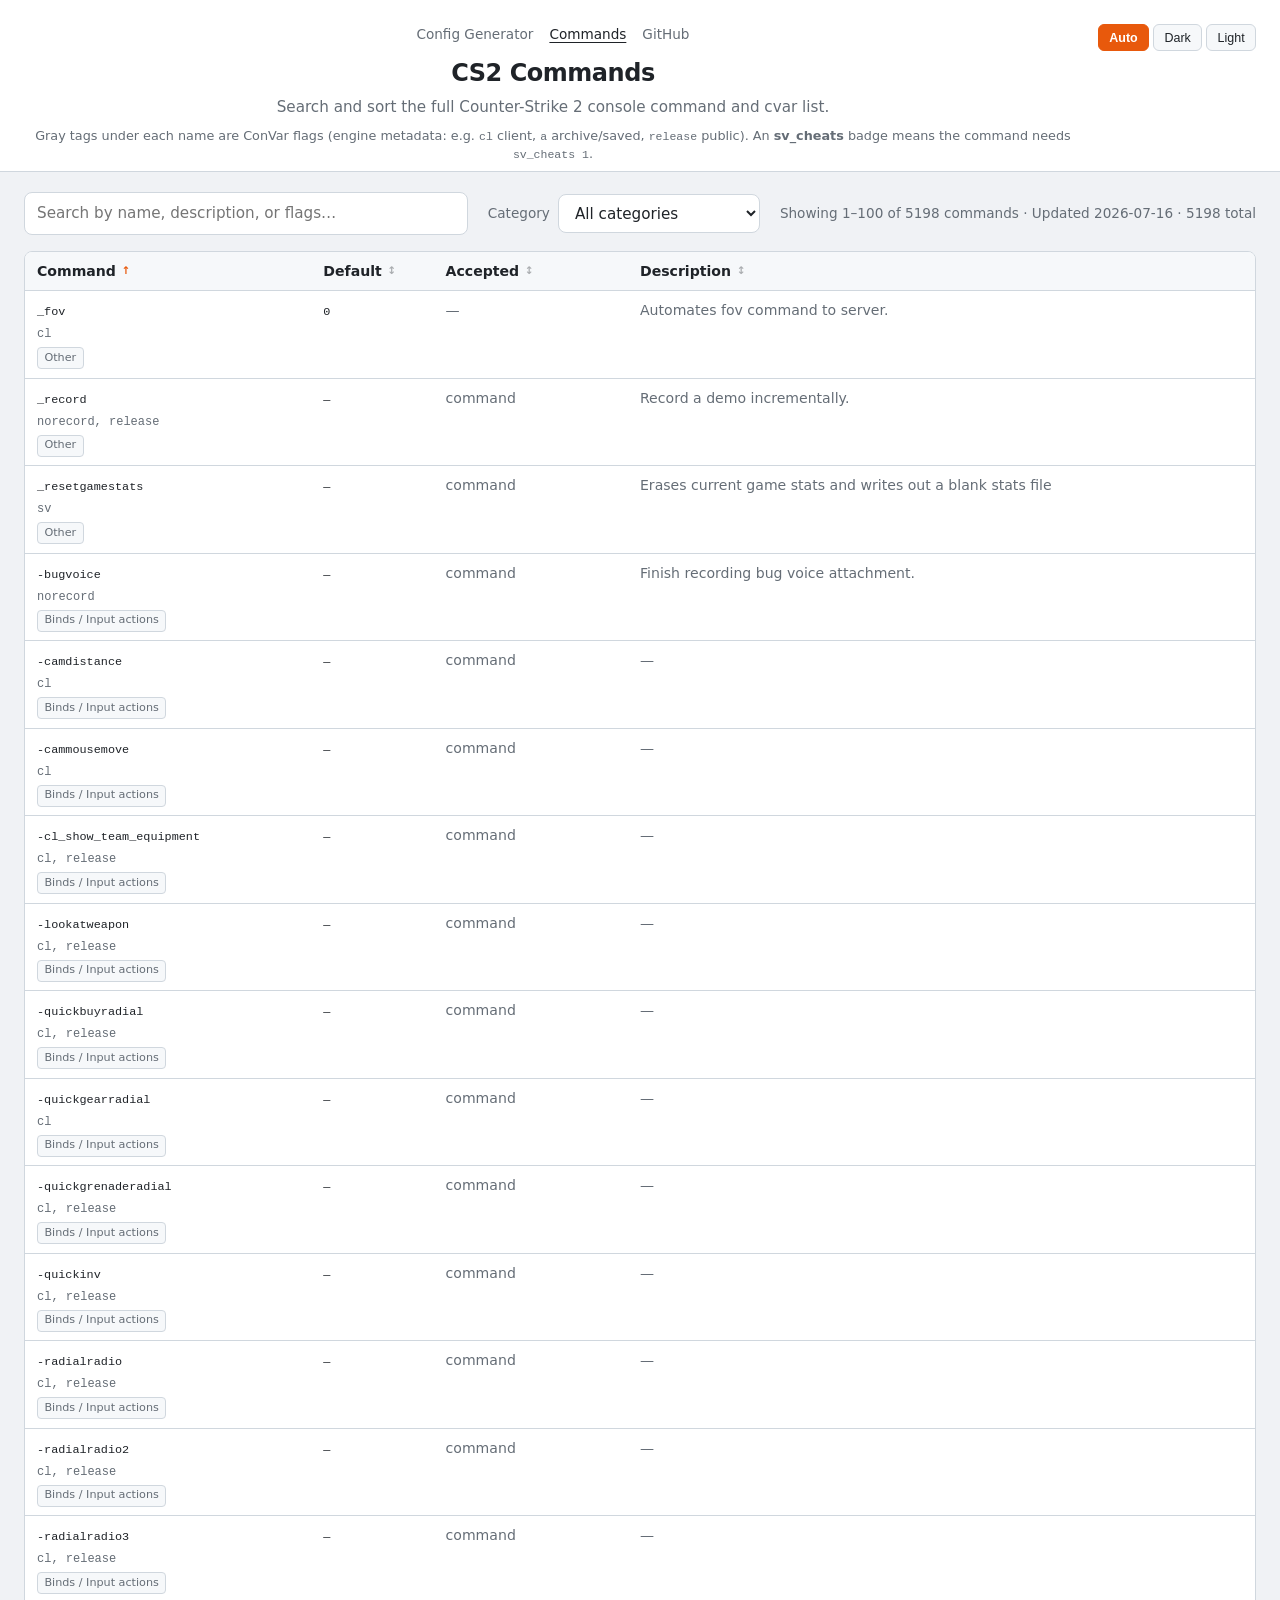
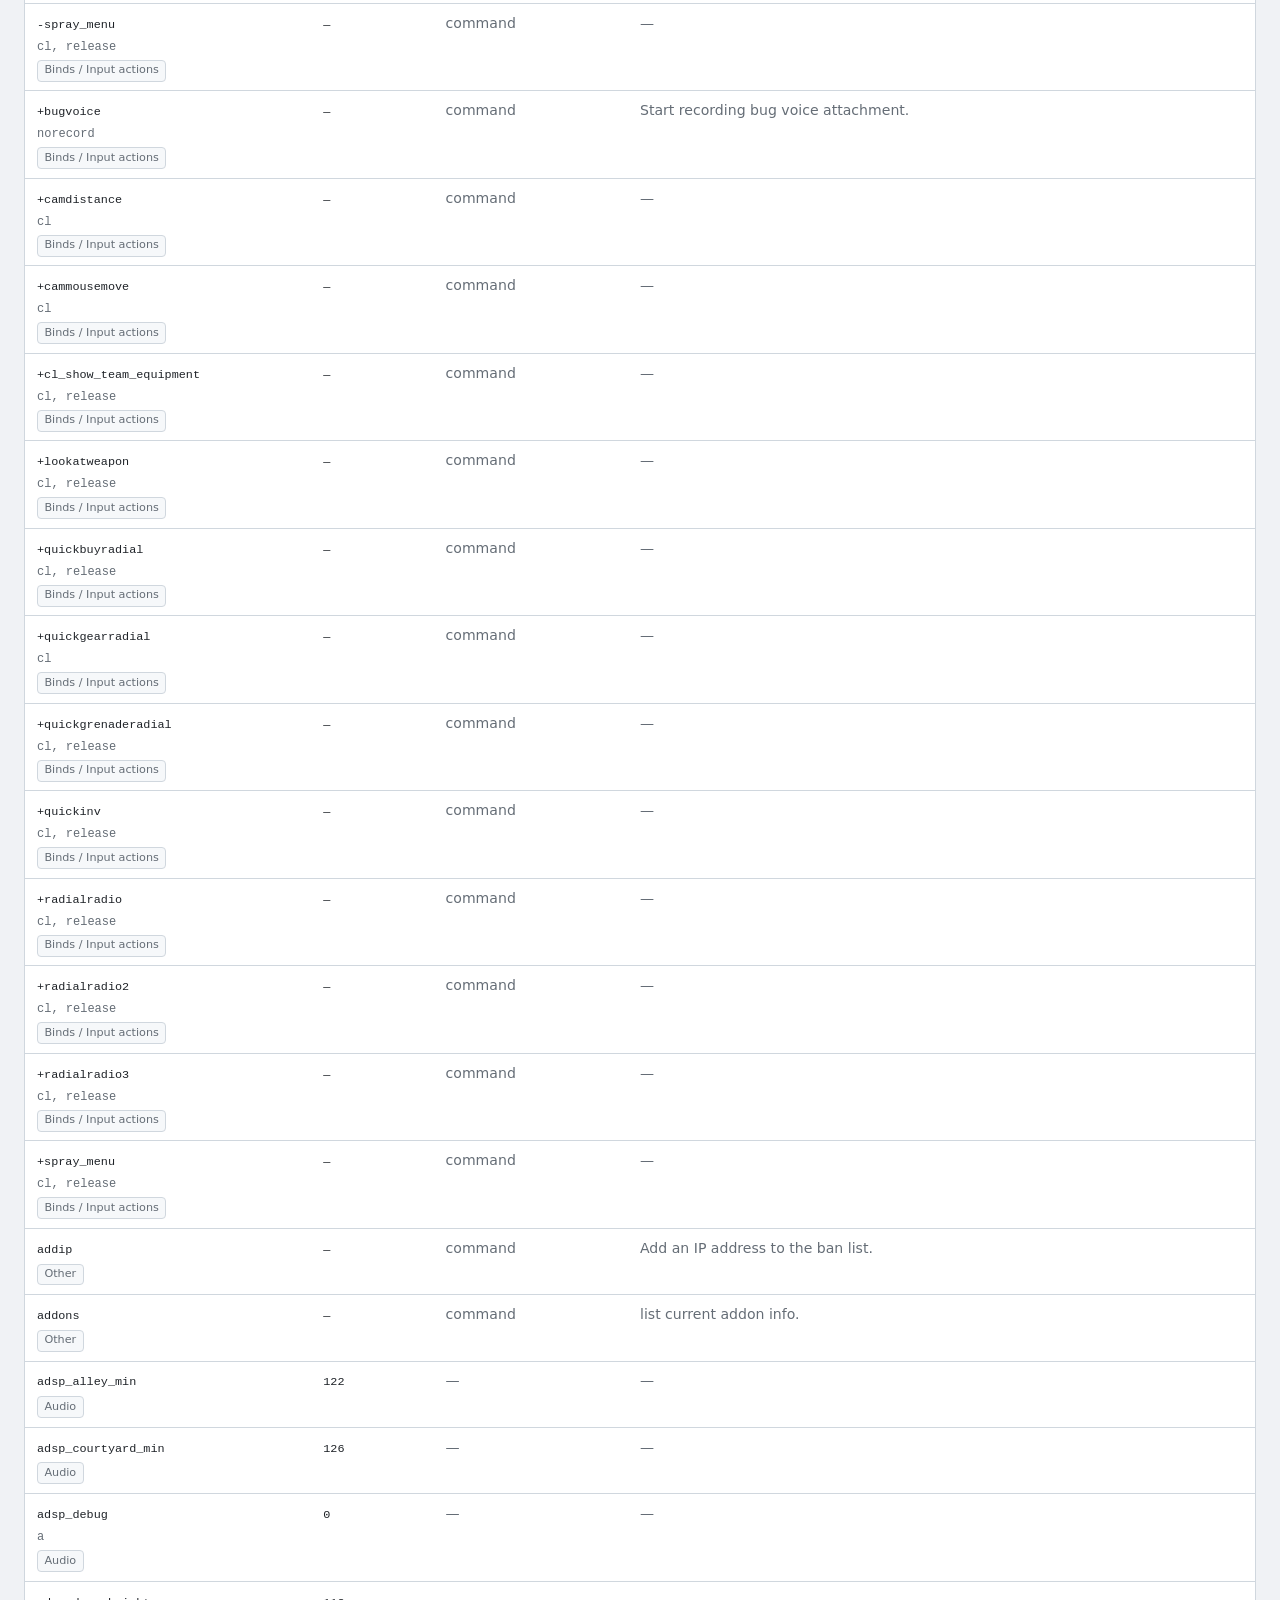
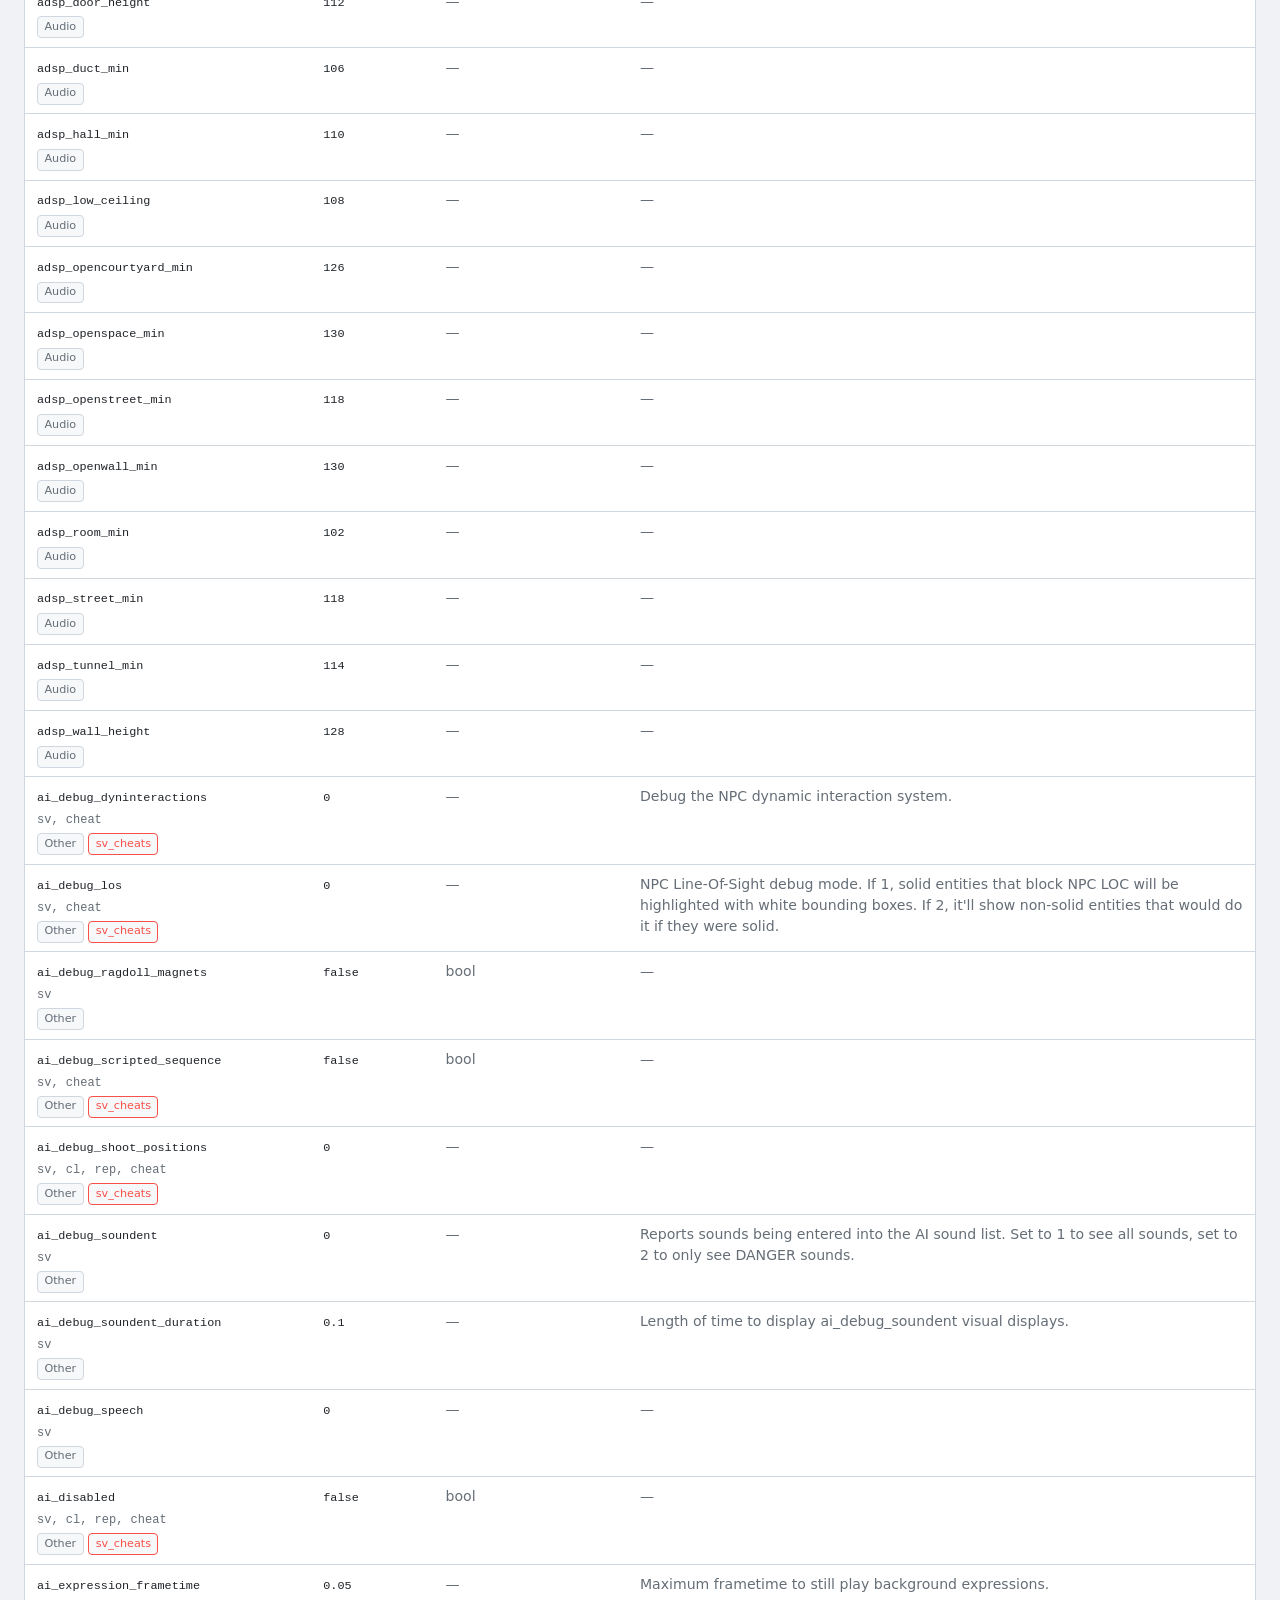
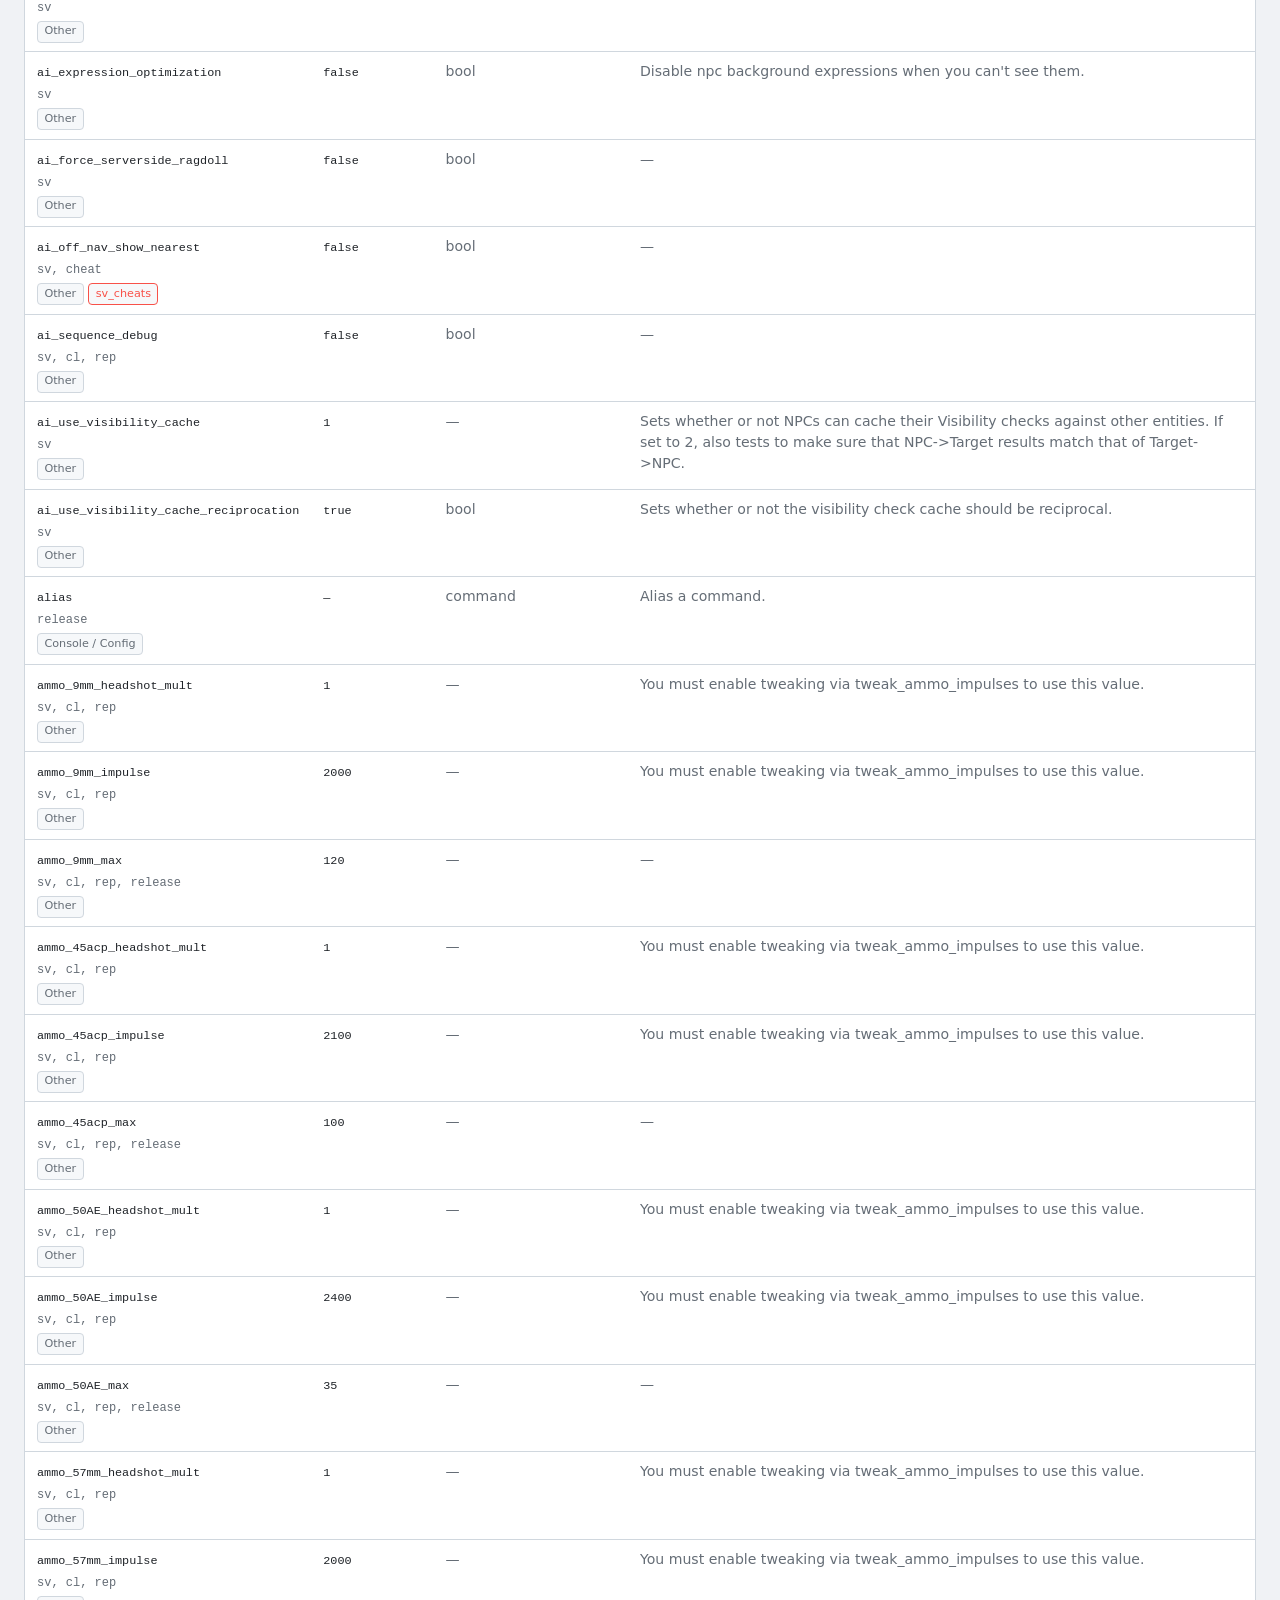
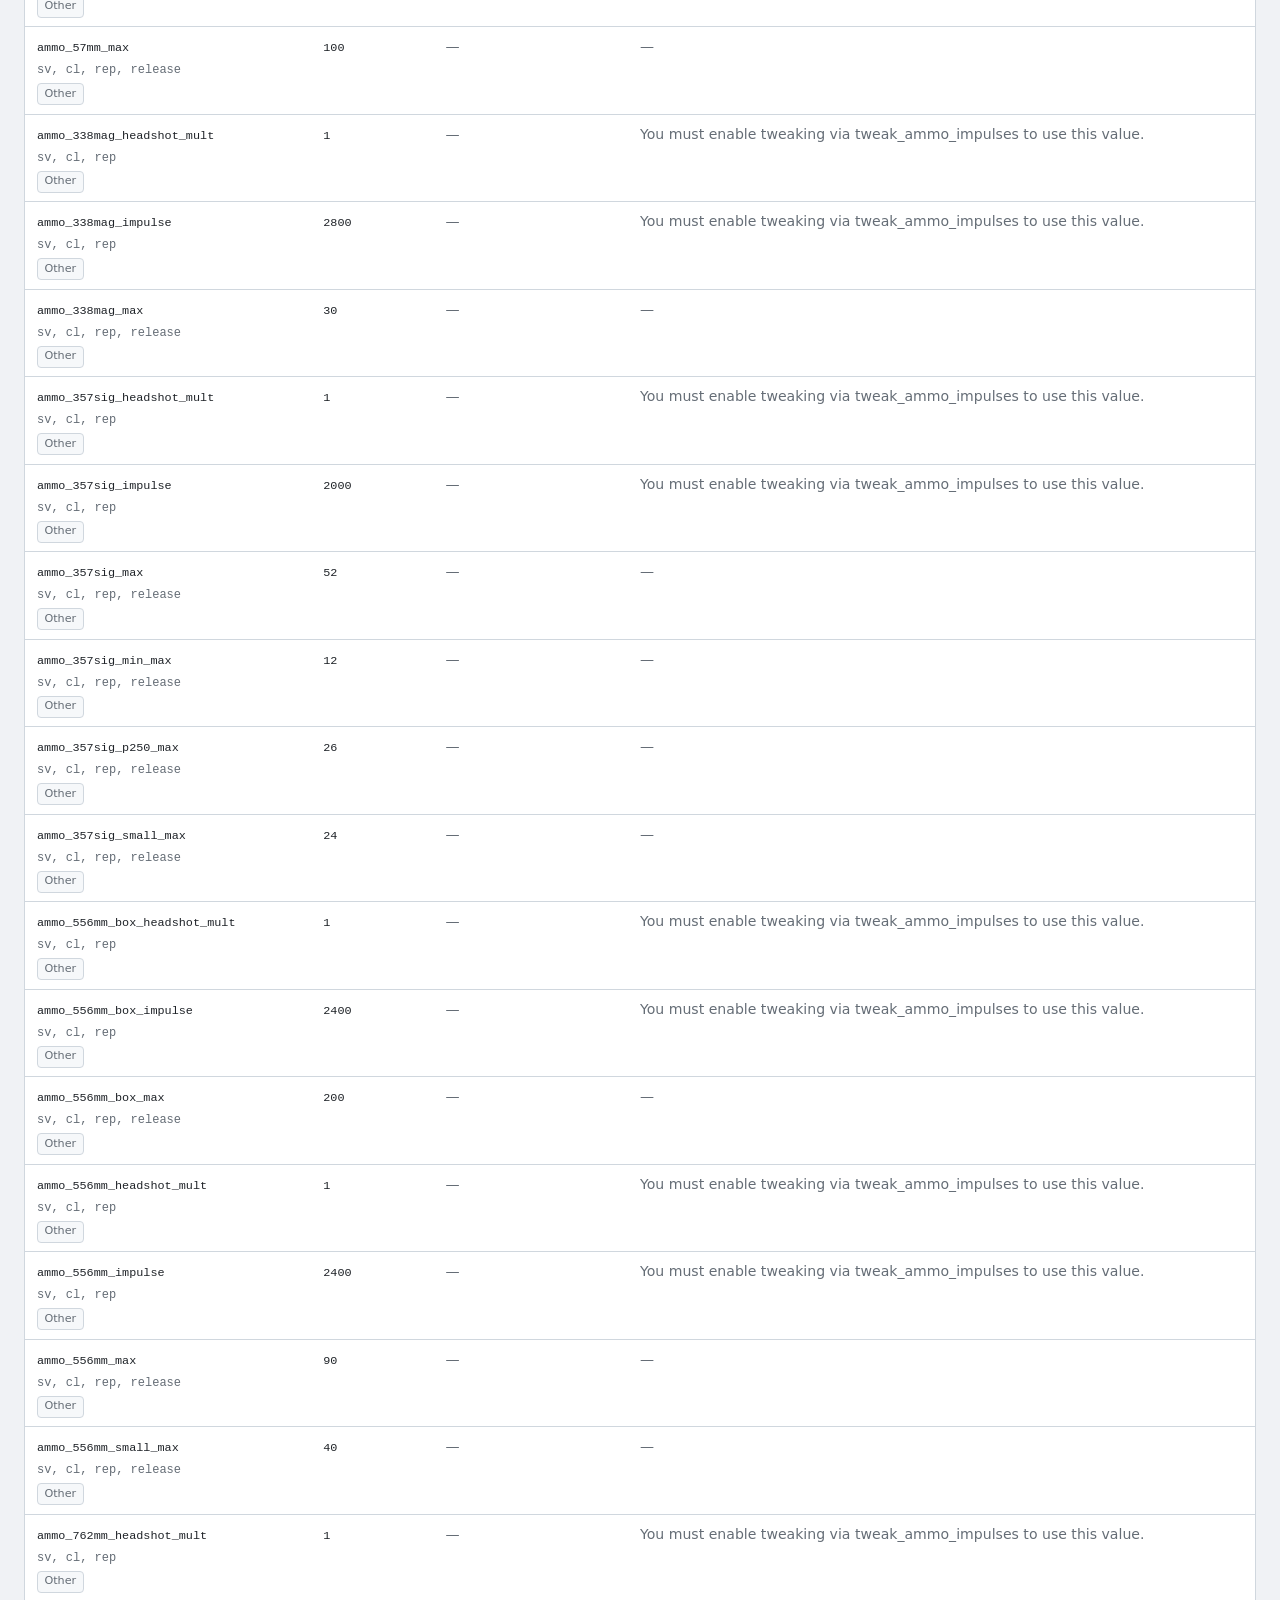
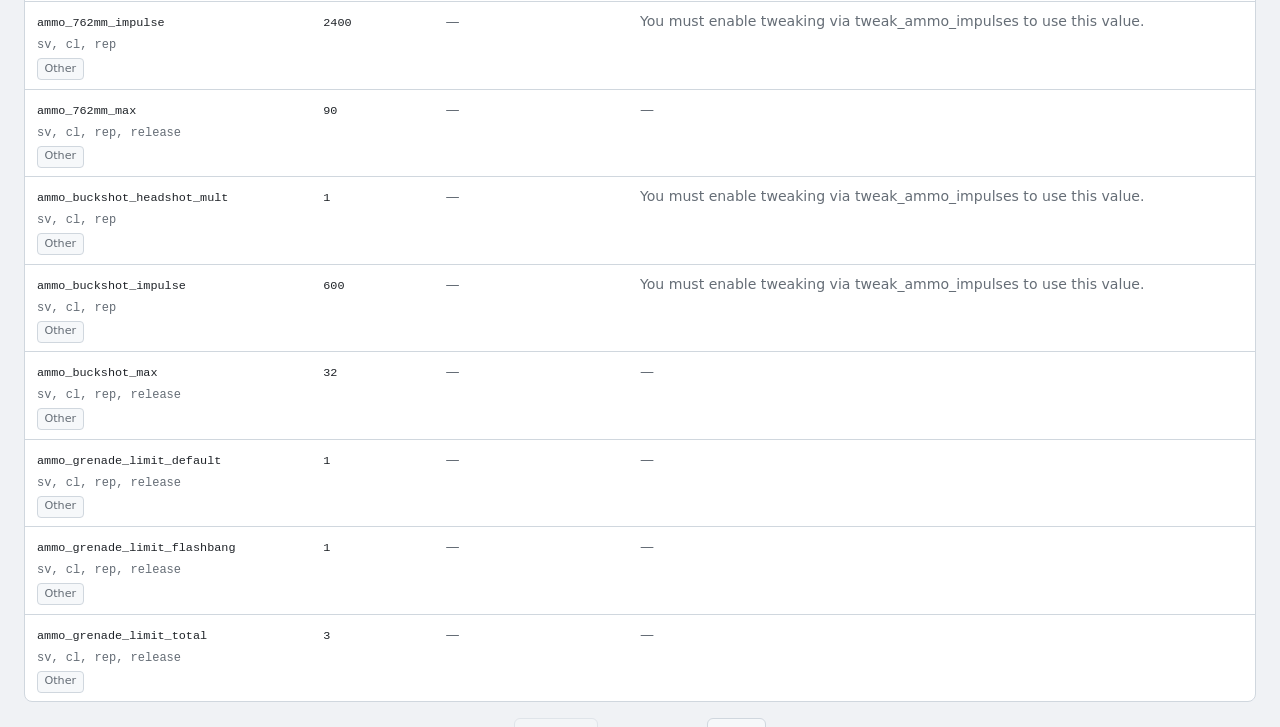
<file: commands.html>
<!DOCTYPE html>
<html lang="en">
<head>
  <meta charset="UTF-8">
  <meta name="viewport" content="width=device-width, initial-scale=1">
  <title>CS2 Commands — Config Generator</title>
  <meta name="description" content="Searchable, sortable list of Counter-Strike 2 console commands and cvars with defaults and accepted values.">
  <meta name="theme-color" content="#0d1117">
  <link rel="icon" href="data:image/svg+xml,%3Csvg xmlns='http://www.w3.org/2000/svg' viewBox='0 0 32 32'%3E%3Crect width='32' height='32' fill='%230d1117'/%3E%3Crect x='14' y='4' width='4' height='24' fill='%23f97316'/%3E%3Crect x='4' y='14' width='24' height='4' fill='%23f97316'/%3E%3C/svg%3E">
  <link rel="stylesheet" href="css/style.css">
  <script>
    (function () {
      try {
        const keys = ['cs2-config-state', 'cs2-crosshair-state'];
        for (const key of keys) {
          const raw = localStorage.getItem(key);
          if (!raw) continue;
          const parsed = JSON.parse(raw);
          if (parsed.theme === 'light' || parsed.theme === 'dark') {
            document.documentElement.dataset.theme = parsed.theme;
            break;
          }
        }
      } catch {
        // ignore invalid storage
      }
    })();
  </script>
</head>
<body class="commands-page">
  <a class="skip-link" href="#commands-main">Skip to commands</a>

  <header class="site-header">
    <div class="site-header-inner">
      <div class="site-header-text">
        <nav class="site-nav" aria-label="Site">
          <a href="index.html">Config Generator</a>
          <a href="commands.html" aria-current="page">Commands</a>
          <a href="https://github.com/Darknetzz/cs2-config-generator" target="_blank" rel="noopener noreferrer">GitHub</a>
        </nav>
        <h1>CS2 Commands</h1>
        <p class="subtitle">Search and sort the full Counter-Strike 2 console command and cvar list.</p>
        <p class="commands-legend">Gray tags under each name are ConVar flags (engine metadata: e.g. <code>cl</code> client, <code>a</code> archive/saved, <code>release</code> public). An <strong>sv_cheats</strong> badge means the command needs <code>sv_cheats 1</code>.</p>
      </div>
      <div id="theme-toggle" class="theme-toggle" role="group" aria-label="Color theme">
        <button type="button" class="theme-btn" data-theme="system" aria-pressed="true">Auto</button>
        <button type="button" class="theme-btn" data-theme="dark" aria-pressed="false">Dark</button>
        <button type="button" class="theme-btn" data-theme="light" aria-pressed="false">Light</button>
      </div>
    </div>
  </header>

  <main id="commands-main" class="commands-browser">
    <div class="commands-toolbar">
      <label class="commands-search-label" for="commands-search">
        <span class="sr-only">Search commands</span>
        <input
          type="search"
          id="commands-search"
          class="commands-search"
          placeholder="Search by name, description, or flags…"
          autocomplete="off"
          spellcheck="false"
          aria-label="Search commands"
        >
      </label>
      <label class="commands-category-label" for="commands-category">
        <span class="commands-filter-label">Category</span>
        <select id="commands-category" class="commands-category" aria-label="Filter by category">
          <option value="">All categories</option>
        </select>
      </label>
      <p id="commands-meta" class="commands-meta" aria-live="polite">Loading commands…</p>
    </div>

    <div id="commands-error" class="commands-error" hidden role="alert"></div>

    <div class="commands-table-wrap">
      <table class="commands-table" id="commands-table">
        <thead>
          <tr>
            <th scope="col" aria-sort="ascending">
              <button type="button" class="sort-btn" data-sort="name">Command</button>
            </th>
            <th scope="col" aria-sort="none">
              <button type="button" class="sort-btn" data-sort="default">Default</button>
            </th>
            <th scope="col" aria-sort="none">
              <button type="button" class="sort-btn" data-sort="accepted">Accepted</button>
            </th>
            <th scope="col" aria-sort="none">
              <button type="button" class="sort-btn" data-sort="description">Description</button>
            </th>
          </tr>
        </thead>
        <tbody id="commands-tbody"></tbody>
      </table>
    </div>

    <div class="commands-pagination" id="commands-pagination" hidden>
      <button type="button" class="btn btn-ghost btn-compact" id="commands-prev" disabled>Previous</button>
      <span id="commands-page-label" class="commands-page-label" aria-live="polite"></span>
      <button type="button" class="btn btn-ghost btn-compact" id="commands-next" disabled>Next</button>
    </div>
  </main>

  <script src="js/commands-page.js"></script>
</body>
</html>
</file>
<file: css/style.css>
:root {
  color-scheme: dark;
  --bg: #0d1117;
  --surface: #161b22;
  --surface-raised: #1c2129;
  --border: #30363d;
  --text: #e6edf3;
  --muted: #8b949e;
  --accent: #f97316;
  --accent-hover: #fb923c;
  --accent-text: #0d1117;
  --danger: #f85149;
  --radius: 8px;
  --shadow: 0 4px 24px rgba(0, 0, 0, 0.35);
  --font: system-ui, -apple-system, 'Segoe UI', Roboto, sans-serif;
  --mono: ui-monospace, 'Cascadia Code', 'Source Code Pro', monospace;
  --tok-num: #79c0ff;
  --tok-str: #a5d6a7;
}

:root[data-theme="light"] {
  color-scheme: light;
  --bg: #f0f2f5;
  --surface: #ffffff;
  --surface-raised: #f6f8fa;
  --border: #d0d7de;
  --text: #1f2328;
  --muted: #656d76;
  --accent: #e8590c;
  --accent-hover: #d9480f;
  --accent-text: #ffffff;
  --shadow: 0 4px 16px rgba(0, 0, 0, 0.08);
  --tok-num: #0550ae;
  --tok-str: #116329;
}

@media (prefers-color-scheme: light) {
  :root:not([data-theme="dark"]):not([data-theme="light"]) {
    color-scheme: light;
    --bg: #f0f2f5;
    --surface: #ffffff;
    --surface-raised: #f6f8fa;
    --border: #d0d7de;
    --text: #1f2328;
    --muted: #656d76;
    --accent: #e8590c;
    --accent-hover: #d9480f;
    --accent-text: #ffffff;
    --shadow: 0 4px 16px rgba(0, 0, 0, 0.08);
    --tok-num: #0550ae;
    --tok-str: #116329;
  }
}

*,
*::before,
*::after {
  box-sizing: border-box;
}

body {
  margin: 0;
  min-height: 100vh;
  font-family: var(--font);
  background: var(--bg);
  color: var(--text);
  line-height: 1.5;
}

/* Win over component display rules (flex/grid) that would unhide elements */
[hidden] {
  display: none !important;
}

.skip-link {
  position: absolute;
  top: -100%;
  left: 1rem;
  z-index: 200;
  padding: 0.5rem 1rem;
  background: var(--accent);
  color: var(--accent-text);
  font-weight: 600;
  text-decoration: none;
  border-radius: 6px;
}

.skip-link:focus {
  top: 1rem;
}

.site-header {
  padding: 1.5rem 1.5rem 0.5rem;
  border-bottom: 1px solid var(--border);
  background: var(--surface);
}

.site-header-inner {
  display: flex;
  flex-wrap: wrap;
  align-items: flex-start;
  justify-content: space-between;
  gap: 1rem;
  max-width: 1680px;
  margin: 0 auto;
}

.site-header-text {
  flex: 1 1 280px;
  text-align: center;
}

.site-nav {
  display: flex;
  flex-wrap: wrap;
  justify-content: center;
  gap: 0.65rem 1rem;
  margin: 0 0 0.65rem;
  font-size: 0.85rem;
}

.site-nav a {
  display: inline-flex;
  align-items: center;
  gap: 0.35rem;
  color: var(--muted);
  text-decoration: none;
  font-weight: 500;
}

.site-nav a:hover {
  color: var(--accent);
}

.site-nav a[aria-current="page"] {
  color: var(--text);
  text-decoration: underline;
  text-underline-offset: 0.2em;
}

.theme-toggle {
  display: flex;
  gap: 0.25rem;
  flex-shrink: 0;
  margin-left: auto;
}

.theme-btn {
  padding: 0.35rem 0.65rem;
  font-size: 0.78rem;
  border: 1px solid var(--border);
  border-radius: 6px;
  background: var(--surface-raised);
  color: var(--text);
  cursor: pointer;
  transition: background 0.15s, border-color 0.15s;
}

.theme-btn:hover {
  border-color: var(--accent);
}

.theme-btn:focus-visible,
.mode-btn:focus-visible,
.bg-btn:focus-visible,
.zoom-btn:focus-visible,
.btn:focus-visible,
.color-preset-btn:focus-visible {
  outline: 2px solid var(--accent);
  outline-offset: 2px;
}

.theme-btn.active {
  background: var(--accent);
  border-color: var(--accent);
  color: var(--accent-text);
  font-weight: 600;
}

@media (max-width: 640px) {
  .site-header-inner {
    justify-content: center;
  }

  .site-header-text {
    flex-basis: 100%;
  }

  .theme-toggle {
    margin-left: 0;
  }
}

.site-header h1 {
  margin: 0;
  font-size: 1.5rem;
  font-weight: 700;
  letter-spacing: -0.02em;
}

.subtitle {
  margin: 0.35rem 0 1rem;
  color: var(--muted);
  font-size: 0.95rem;
}

.section-tabs {
  display: flex;
  flex-wrap: wrap;
  gap: 0.4rem;
  max-width: 1680px;
  margin: 0 auto;
  padding: 0.85rem 1.5rem 0;
}

.section-tab {
  display: inline-flex;
  align-items: center;
  gap: 0.4rem;
  padding: 0.45rem 0.9rem;
  font-size: 0.85rem;
  font-weight: 500;
  border: 1px solid var(--border);
  border-radius: 999px;
  background: var(--surface);
  color: var(--text);
  cursor: pointer;
  transition: background 0.15s, border-color 0.15s, color 0.15s;
}

.nav-icon {
  flex-shrink: 0;
  width: 1em;
  height: 1em;
  opacity: 0.9;
}

.section-tab:hover {
  border-color: var(--accent);
}

.section-tab.active {
  background: var(--accent);
  border-color: var(--accent);
  color: var(--accent-text);
  font-weight: 600;
}

.layout {
  display: grid;
  grid-template-columns: minmax(360px, 560px) minmax(0, 1fr) minmax(380px, 460px);
  gap: 1.25rem;
  max-width: 1680px;
  margin: 0 auto;
  padding: 1.25rem 1.5rem 2rem;
  align-items: start;
}

@media (max-width: 1100px) {
  .layout {
    grid-template-columns: minmax(320px, 560px) minmax(0, 1fr);
  }

  .commands-panel {
    grid-column: 1 / -1;
  }
}

@media (max-width: 860px) {
  .layout {
    grid-template-columns: 1fr;
  }

  .commands-panel {
    grid-column: auto;
  }
}

/* Preview panel */
.preview-panel {
  position: sticky;
  top: 1rem;
  background: var(--surface);
  border: 1px solid var(--border);
  border-radius: var(--radius);
  padding: 1rem;
  box-shadow: var(--shadow);
}

.section-summary {
  display: flex;
  flex-direction: column;
  gap: 0.75rem;
  min-height: 12rem;
}

.section-summary-title {
  margin: 0;
  font-size: 1.05rem;
  font-weight: 600;
}

.section-summary-meta {
  margin: 0;
  font-size: 0.85rem;
}

.section-summary-list {
  list-style: none;
  margin: 0;
  padding: 0;
  display: flex;
  flex-direction: column;
  gap: 0.5rem;
}

.section-summary-list li {
  display: flex;
  flex-direction: column;
  gap: 0.2rem;
  padding: 0.65rem 0.75rem;
  background: var(--surface-raised);
  border: 1px solid var(--border);
  border-radius: 6px;
}

.section-summary-key {
  font-size: 0.85rem;
  font-weight: 500;
}

.section-summary-list code {
  font-family: var(--mono);
  font-size: 0.78rem;
  color: var(--muted);
  word-break: break-all;
}

@media (max-width: 860px) {
  .preview-panel,
  .commands-panel {
    position: static;
  }
}

.preview-toolbar-details {
  margin-bottom: 0.75rem;
}

.preview-toolbar-summary {
  display: none;
  font-size: 0.8rem;
  font-weight: 600;
  color: var(--muted);
  cursor: pointer;
  user-select: none;
  list-style: none;
  margin-bottom: 0.5rem;
}

.preview-toolbar-summary::-webkit-details-marker {
  display: none;
}

@media (max-width: 860px) {
  .preview-toolbar-summary {
    display: block;
  }

  .preview-toolbar-details:not([open]) .preview-toolbar {
    display: none;
  }
}

.preview-toolbar {
  display: flex;
  flex-wrap: wrap;
  align-items: center;
  gap: 0.75rem;
}

.toolbar-label {
  font-size: 0.75rem;
  font-weight: 600;
  text-transform: uppercase;
  letter-spacing: 0.04em;
  color: var(--muted);
}

.bg-toggle-root {
  display: flex;
  flex-direction: column;
  gap: 0.45rem;
  flex: 1 1 100%;
  min-width: 0;
}

.bg-group {
  display: flex;
  flex-wrap: wrap;
  align-items: center;
  gap: 0.35rem;
}

.bg-group-label {
  font-size: 0.7rem;
  font-weight: 600;
  text-transform: uppercase;
  letter-spacing: 0.04em;
  color: var(--muted);
  min-width: 2.75rem;
}

.bg-toggle {
  display: flex;
  flex-wrap: wrap;
  gap: 0.25rem;
  flex: 1;
  min-width: 0;
}

.bg-group:last-child .bg-toggle {
  flex-wrap: nowrap;
  overflow-x: auto;
  scrollbar-width: thin;
  padding-bottom: 0.15rem;
}

.bg-btn {
  padding: 0.3rem 0.65rem;
  font-size: 0.8rem;
  border: 1px solid var(--border);
  border-radius: 6px;
  background: var(--surface-raised);
  color: var(--text);
  cursor: pointer;
  transition: background 0.15s, border-color 0.15s;
  white-space: nowrap;
}

.bg-btn-map {
  display: inline-flex;
  align-items: center;
  gap: 0.35rem;
  padding: 0.25rem 0.5rem;
  font-size: 0.75rem;
  flex-shrink: 0;
}

.bg-btn-thumb {
  display: inline-block;
  width: 1.5rem;
  height: 1rem;
  border-radius: 3px;
  background-size: cover;
  background-position: center;
  border: 1px solid rgba(0, 0, 0, 0.2);
  flex-shrink: 0;
}

.bg-btn-map.active .bg-btn-thumb {
  border-color: rgba(0, 0, 0, 0.35);
}

.bg-btn:hover {
  border-color: var(--accent);
}

.bg-btn.active {
  background: var(--accent);
  border-color: var(--accent);
  color: var(--accent-text);
  font-weight: 600;
}

.color-preview {
  display: flex;
  align-items: center;
  gap: 0.4rem;
  margin-left: auto;
}

.preview-zoom {
  display: flex;
  align-items: center;
  gap: 0.35rem;
  flex-shrink: 0;
}

.preview-mode {
  display: flex;
  align-items: center;
  gap: 0.4rem;
  flex-shrink: 0;
}

.mode-toggle {
  display: flex;
  flex-wrap: wrap;
  gap: 0.25rem;
}

.mode-btn {
  padding: 0.3rem 0.65rem;
  font-size: 0.8rem;
  border: 1px solid var(--border);
  border-radius: 6px;
  background: var(--surface-raised);
  color: var(--text);
  cursor: pointer;
  transition: background 0.15s, border-color 0.15s;
  white-space: nowrap;
}

.mode-btn:hover {
  border-color: var(--accent);
}

.mode-btn.active {
  background: var(--accent);
  border-color: var(--accent);
  color: var(--accent-text);
  font-weight: 600;
}

.mode-btn-disabled,
.mode-btn:disabled {
  opacity: 0.45;
  cursor: not-allowed;
}

.mode-btn:disabled:hover {
  border-color: var(--border);
}

.zoom-btn {
  width: 1.75rem;
  height: 1.75rem;
  padding: 0;
  font-size: 1rem;
  line-height: 1;
  border: 1px solid var(--border);
  border-radius: 6px;
  background: var(--surface-raised);
  color: var(--text);
  cursor: pointer;
  transition: border-color 0.15s;
}

.zoom-btn:hover:not(:disabled) {
  border-color: var(--accent);
}

.zoom-btn:disabled {
  opacity: 0.4;
  cursor: not-allowed;
}

.zoom-label {
  min-width: 2.75rem;
  font-size: 0.8rem;
  font-weight: 600;
  text-align: center;
  color: var(--text);
  font-variant-numeric: tabular-nums;
}

.color-swatch {
  display: inline-block;
  width: 1.5rem;
  height: 1.5rem;
  border-radius: 4px;
  border: 1px solid var(--border);
  background: #0f0;
}

.crosshair-toolbar-extras {
  display: flex;
  flex-wrap: wrap;
  align-items: center;
  gap: 0.75rem;
  flex: 1 1 auto;
  min-width: 0;
}

.crosshair-toolbar-extras .color-preview {
  margin-left: auto;
}

.canvas-wrap {
  display: flex;
  justify-content: center;
  align-items: center;
  border-radius: var(--radius);
  overflow: auto;
  border: 1px solid var(--border);
  scrollbar-width: thin;
}

.canvas-wrap-expandable {
  cursor: zoom-in;
}

.canvas-wrap-expandable:focus-visible {
  outline: 2px solid var(--accent);
  outline-offset: 2px;
}

#preview-canvas,
#viewmodel-canvas,
#radar-canvas {
  display: block;
  max-width: none;
}

#preview-canvas {
  image-rendering: pixelated;
}

#viewmodel-canvas,
#radar-canvas,
#preview-modal-canvas {
  image-rendering: auto;
}

.preview-modal {
  padding: 0;
  border: 1px solid var(--border);
  border-radius: var(--radius);
  background: var(--surface);
  color: var(--text);
  box-shadow: var(--shadow);
  max-width: min(96vw, 1680px);
  max-height: 94vh;
  width: max-content;
}

.preview-modal::backdrop {
  background: rgba(0, 0, 0, 0.72);
}

.preview-modal-inner {
  display: flex;
  flex-direction: column;
  max-height: 94vh;
}

.preview-modal-header {
  display: flex;
  align-items: center;
  justify-content: space-between;
  gap: 1rem;
  padding: 0.75rem 1rem;
  border-bottom: 1px solid var(--border);
  flex-shrink: 0;
}

.preview-modal-header h2 {
  margin: 0;
  font-size: 0.95rem;
  font-weight: 600;
}

.preview-modal-close {
  display: inline-flex;
  align-items: center;
  justify-content: center;
  width: 2rem;
  height: 2rem;
  padding: 0;
  border: 1px solid var(--border);
  border-radius: 6px;
  background: var(--surface-raised);
  color: var(--text);
  font-size: 1.25rem;
  line-height: 1;
  cursor: pointer;
}

.preview-modal-close:hover {
  border-color: var(--accent);
  color: var(--accent);
}

.preview-modal-close:focus-visible {
  outline: 2px solid var(--accent);
  outline-offset: 2px;
}

.preview-modal-body {
  display: flex;
  align-items: center;
  justify-content: center;
  padding: 0.75rem;
  overflow: auto;
  min-width: 0;
}

#preview-modal-canvas {
  display: block;
  border-radius: 6px;
  border: 1px solid var(--border);
}

.radar-preview {
  display: flex;
  flex-direction: column;
  gap: 0.65rem;
}

.radar-preview-toggles {
  display: flex;
  flex-wrap: wrap;
  align-items: center;
  gap: 0.75rem 1.25rem;
}

.radar-preview-toggle {
  display: flex;
  align-items: center;
  gap: 0.4rem;
  flex-shrink: 0;
}

.radar-canvas-wrap {
  position: relative;
  aspect-ratio: 16 / 9;
  overflow: hidden;
}

.radar-canvas-wrap #radar-canvas {
  width: 100%;
  height: 100%;
}

.viewmodel-preview {
  display: flex;
  flex-direction: column;
  gap: 0.65rem;
}

.viewmodel-weapon-toggle {
  display: flex;
  align-items: center;
  gap: 0.4rem;
  flex-shrink: 0;
}

.viewmodel-canvas-wrap {
  position: relative;
  aspect-ratio: 1920 / 804;
  /* Avoid scrollbar ↔ ResizeObserver feedback (borders shrink the content box). */
  overflow: hidden;
}

.viewmodel-canvas-wrap #viewmodel-canvas {
  width: 100%;
  height: 100%;
}

.viewmodel-aim {
  position: absolute;
  inset: 50% auto auto 50%;
  width: 14px;
  height: 14px;
  margin: -7px 0 0 -7px;
  pointer-events: none;
  opacity: 0.45;
  background:
    linear-gradient(#fff, #fff) center/100% 1px no-repeat,
    linear-gradient(#fff, #fff) center/1px 100% no-repeat;
}

.viewmodel-hud {
  position: absolute;
  top: 0.65rem;
  left: 0.75rem;
  margin: 0;
  padding: 0;
  border: 0;
  background: transparent;
  color: rgba(255, 255, 255, 0.72);
  font: 600 0.72rem/1.35 var(--font);
  letter-spacing: 0.01em;
  text-shadow: 0 1px 2px rgba(0, 0, 0, 0.65);
  pointer-events: none;
  white-space: pre;
}

.viewmodel-loading {
  position: absolute;
  inset: 0;
  display: grid;
  place-items: center;
  background: rgba(13, 17, 23, 0.55);
  color: var(--text);
  font-size: 0.9rem;
  font-weight: 600;
  pointer-events: none;
}

.viewmodel-loading[hidden] {
  display: none !important;
}

.preview-note {
  margin: 0.75rem 0 0;
  font-size: 0.8rem;
  color: var(--muted);
  line-height: 1.4;
}

.preview-note.muted {
  margin-top: 0.35rem;
}

/* Presets */
.presets-panel {
  background: var(--surface);
  border: 1px solid var(--border);
  border-radius: var(--radius);
  padding: 0.85rem 1rem;
}

.preview-panel .presets-panel {
  margin-top: 1rem;
  padding: 1rem 0 0;
  background: transparent;
  border: none;
  border-top: 1px solid var(--border);
  border-radius: 0;
}

.presets-heading {
  margin: 0 0 0.65rem;
  font-size: 0.95rem;
  font-weight: 600;
}

.presets-section + .presets-section {
  margin-top: 1rem;
  padding-top: 1rem;
  border-top: 1px solid var(--border);
}

.presets-section-header {
  display: flex;
  align-items: center;
  justify-content: space-between;
  gap: 0.5rem;
  margin-bottom: 0.65rem;
}

.presets-section-header .presets-heading {
  margin: 0;
}

.presets-actions {
  display: flex;
  flex-wrap: wrap;
  gap: 0.35rem;
}

.save-preset-form {
  display: flex;
  flex-wrap: wrap;
  align-items: center;
  gap: 0.4rem;
  margin-bottom: 0.65rem;
}

.save-preset-input {
  flex: 1 1 8rem;
  min-width: 0;
  padding: 0.4rem 0.55rem;
  font: inherit;
  font-size: 0.85rem;
  border: 1px solid var(--border);
  border-radius: 6px;
  background: var(--surface-raised);
  color: var(--text);
}

.save-preset-input:focus {
  outline: 2px solid var(--accent);
  outline-offset: 1px;
}

.custom-presets-empty {
  margin: 0;
  font-size: 0.8rem;
}

.custom-presets-empty[hidden],
.custom-presets-section .presets-grid[hidden] {
  display: none;
}

.preset-card {
  position: relative;
  min-width: 0;
}

.preset-card .preset-btn {
  width: 100%;
  padding-right: 1.5rem;
}

.preset-delete-btn {
  position: absolute;
  top: 0.2rem;
  right: 0.2rem;
  width: 1.75rem;
  height: 1.75rem;
  padding: 0;
  font-size: 0.95rem;
  line-height: 1;
  border: none;
  border-radius: 4px;
  background: transparent;
  color: var(--muted);
  cursor: pointer;
  opacity: 0;
  transition: opacity 0.15s, color 0.15s, background 0.15s;
}

@media (hover: none) {
  .preset-delete-btn {
    opacity: 0.7;
  }
}

.preset-card:hover .preset-delete-btn,
.preset-card:focus-within .preset-delete-btn {
  opacity: 1;
}

.preset-delete-btn:hover {
  color: var(--text);
  background: var(--surface-raised);
}

.btn-compact {
  padding: 0.3rem 0.65rem;
  font-size: 0.8rem;
}

.presets-grid {
  display: grid;
  grid-template-columns: repeat(auto-fill, minmax(5.5rem, 1fr));
  gap: 0.45rem;
}

.preset-btn {
  display: flex;
  flex-direction: column;
  align-items: stretch;
  gap: 0.25rem;
  padding: 0.4rem;
  font: inherit;
  border: 1px solid var(--border);
  border-radius: 6px;
  background: var(--surface-raised);
  color: var(--text);
  cursor: pointer;
  text-align: left;
  transition: border-color 0.15s, background 0.15s;
}

.preset-btn:hover {
  border-color: var(--accent);
}

.preset-btn.active {
  border-color: var(--accent);
  background: color-mix(in srgb, var(--accent) 12%, var(--surface-raised));
  box-shadow: inset 0 0 0 1px var(--accent);
}

.preset-preview {
  display: block;
  width: 100%;
  aspect-ratio: 1;
  border-radius: 4px;
  overflow: hidden;
  background: #2a2825;
  border: 1px solid var(--border);
}

.preset-mini-canvas {
  display: block;
  width: 100%;
  height: 100%;
  image-rendering: pixelated;
}

.preset-btn:focus-visible {
  outline: 2px solid var(--accent);
  outline-offset: 2px;
}

.preset-name {
  font-size: 0.8rem;
  font-weight: 600;
  line-height: 1.2;
  padding: 0 0.1rem;
}

.preset-team {
  font-size: 0.65rem;
  color: var(--muted);
  line-height: 1.2;
  padding: 0 0.1rem;
}

/* Controls panel */
.controls-panel {
  display: flex;
  flex-direction: column;
  gap: 1rem;
  min-width: 0;
}

.settings-container {
  display: flex;
  flex-direction: column;
  gap: 1rem;
}

.section-settings {
  display: flex;
  flex-direction: column;
  gap: 0.75rem;
}

.settings-group {
  background: var(--surface);
  border: 1px solid var(--border);
  border-radius: var(--radius);
  overflow: hidden;
}

.settings-group summary {
  padding: 0.75rem 1rem;
  font-weight: 600;
  font-size: 0.9rem;
  cursor: pointer;
  user-select: none;
  list-style: none;
  display: flex;
  align-items: center;
  gap: 0.5rem;
}

.settings-group summary .summary-label {
  flex: 1;
  min-width: 0;
}

.summary-toggle {
  flex-shrink: 0;
  margin-left: auto;
}

.settings-group summary::-webkit-details-marker {
  display: none;
}

.settings-group summary::before {
  content: '▸';
  font-size: 0.75rem;
  color: var(--muted);
  transition: transform 0.15s;
}

.settings-group[open] summary::before {
  transform: rotate(90deg);
}

.settings-group-body {
  padding: 0 1rem 0.75rem;
  display: flex;
  flex-direction: column;
  gap: 0.75rem;
  border-top: 1px solid var(--border);
}

.setting-row {
  display: grid;
  grid-template-columns: 1fr auto;
  gap: 0.75rem;
  align-items: center;
  padding-top: 0.75rem;
}

.setting-row[hidden] {
  display: none !important;
}

.setting-row.disabled {
  opacity: 0.45;
}

.setting-row.disabled input:not(.setting-reset-btn),
.setting-row.disabled select {
  pointer-events: none;
}

.setting-control-wrap {
  display: flex;
  align-items: center;
  gap: 0.35rem;
}

/* Binds catalog */
.binds-intro {
  margin: 0 0 0.85rem;
  font-size: 0.85rem;
  line-height: 1.45;
}

.bind-row {
  display: flex;
  flex-direction: column;
  gap: 0.5rem;
  padding: 0.85rem 0 0.15rem;
  border-top: 1px solid var(--border);
}

.bind-row:first-child {
  border-top: none;
  padding-top: 0.35rem;
}

.bind-row-header {
  display: grid;
  grid-template-columns: auto minmax(0, 1fr) auto;
  gap: 0.75rem;
  align-items: start;
}

.bind-row-text {
  min-width: 0;
}

.bind-row-title {
  display: inline-flex;
  flex-wrap: wrap;
  align-items: center;
  gap: 0.35rem;
  font-size: 0.92rem;
  font-weight: 600;
  cursor: pointer;
}

.bind-cheat-badge {
  font-size: 0.68rem;
  font-weight: 600;
  letter-spacing: 0.02em;
  text-transform: uppercase;
  padding: 0.12rem 0.4rem;
  border-radius: 4px;
  border: 1px solid var(--border);
  background: var(--surface-raised);
  color: var(--muted);
}

.bind-row-controls {
  display: flex;
  align-items: center;
  gap: 0.4rem;
  flex-shrink: 0;
}

.bind-key-label {
  font-size: 0.75rem;
  color: var(--muted);
}

.bind-key-input {
  width: 6.5rem;
  padding: 0.35rem 0.5rem;
  font-family: var(--mono);
  font-size: 0.82rem;
  border: 1px solid var(--border);
  border-radius: 6px;
  background: var(--surface-raised);
  color: var(--text);
}

.bind-key-input:disabled {
  opacity: 0.55;
}

.bind-key-input.is-invalid,
.bind-row-invalid .bind-key-input {
  border-color: #dc2626;
}

.bind-package-note {
  font-size: 0.8rem;
  white-space: nowrap;
}

.bind-preview {
  margin: 0;
  padding: 0.55rem 0.65rem;
  font-family: var(--mono);
  font-size: 0.72rem;
  line-height: 1.45;
  color: var(--muted);
  background: var(--surface-raised);
  border: 1px solid var(--border);
  border-radius: 6px;
  white-space: pre-wrap;
  word-break: break-word;
  overflow-x: auto;
}

.bind-key-picker-btn {
  display: inline-flex;
  align-items: center;
  justify-content: center;
}

.bind-key-picker-btn svg {
  width: 0.95rem;
  height: 0.95rem;
  fill: none;
  stroke: currentColor;
  stroke-width: 1.75;
  stroke-linecap: round;
  stroke-linejoin: round;
}

.bind-key-picker {
  padding: 0;
  border: 1px solid var(--border);
  border-radius: var(--radius);
  background: var(--surface);
  color: var(--text);
  box-shadow: var(--shadow);
  width: min(36rem, calc(100vw - 1.5rem));
  max-height: min(85vh, 40rem);
}

.bind-key-picker::backdrop {
  background: rgba(0, 0, 0, 0.55);
}

.bind-key-picker-inner {
  display: flex;
  flex-direction: column;
  max-height: min(85vh, 40rem);
}

.bind-key-picker-header {
  display: flex;
  align-items: flex-start;
  justify-content: space-between;
  gap: 0.75rem;
  padding: 0.85rem 1rem;
  border-bottom: 1px solid var(--border);
}

.bind-key-picker-heading h2 {
  margin: 0;
  font-size: 1.05rem;
}

.bind-key-picker-subtitle {
  margin: 0.2rem 0 0;
  font-size: 0.82rem;
}

.bind-key-picker-toolbar {
  display: flex;
  flex-direction: column;
  gap: 0.4rem;
  padding: 0.75rem 1rem 0.35rem;
}

.bind-key-picker-listen {
  width: 100%;
  justify-content: center;
}

.bind-key-picker-listen.is-listening {
  background: color-mix(in srgb, var(--accent) 22%, var(--surface-raised));
  border-color: var(--accent);
  color: var(--text);
  box-shadow: inset 0 0 0 1px var(--accent);
}

.bind-key-picker-hint {
  margin: 0;
  font-size: 0.78rem;
}

.bind-key-picker-groups {
  display: flex;
  flex-direction: column;
  gap: 0.85rem;
  padding: 0.5rem 1rem 1rem;
  overflow: auto;
}

.bind-key-picker-group-label {
  margin: 0 0 0.4rem;
  font-size: 0.75rem;
  font-weight: 600;
  letter-spacing: 0.03em;
  text-transform: uppercase;
  color: var(--muted);
}

.bind-key-picker-grid {
  display: flex;
  flex-wrap: wrap;
  gap: 0.35rem;
}

.bind-key-btn {
  min-width: 2.4rem;
  padding: 0.35rem 0.55rem;
  font-family: var(--mono);
  font-size: 0.78rem;
  line-height: 1.2;
  border: 1px solid var(--border);
  border-radius: 6px;
  background: var(--surface-raised);
  color: var(--text);
  cursor: pointer;
  transition: border-color 0.15s, background 0.15s, color 0.15s;
}

.bind-key-btn:hover {
  border-color: var(--accent);
}

.bind-key-btn.is-current {
  background: var(--accent);
  border-color: var(--accent);
  color: var(--accent-text);
  font-weight: 600;
}

.bind-key-btn:focus-visible {
  outline: 2px solid var(--accent);
  outline-offset: 2px;
}

@media (max-width: 520px) {
  .bind-row-header {
    grid-template-columns: auto minmax(0, 1fr);
  }

  .bind-row-controls {
    grid-column: 1 / -1;
    justify-content: flex-end;
  }
}

.setting-reset-btn {
  flex-shrink: 0;
  width: 1.65rem;
  height: 1.65rem;
  padding: 0;
  font-size: 0.95rem;
  line-height: 1;
  border: 1px solid var(--border);
  border-radius: 6px;
  background: var(--surface-raised);
  color: var(--muted);
  cursor: pointer;
  transition: color 0.15s, border-color 0.15s;
}

.setting-reset-btn:hover:not(:disabled) {
  color: var(--text);
  border-color: var(--accent);
}

.setting-reset-btn:disabled,
.setting-reset-btn.is-default {
  opacity: 0.35;
  cursor: default;
}

.setting-reset-btn:focus-visible {
  outline: 2px solid var(--accent);
  outline-offset: 2px;
}

.summary-reset-btn {
  margin-left: 0.15rem;
}

.setting-label-wrap {
  display: flex;
  flex-direction: column;
  gap: 0.15rem;
  min-width: 0;
}

.setting-label {
  font-size: 0.875rem;
  font-weight: 500;
  display: inline-flex;
  align-items: center;
  flex-wrap: wrap;
  gap: 0.35rem;
}

.preview-only-badge {
  font-size: 0.62rem;
  font-weight: 600;
  text-transform: uppercase;
  letter-spacing: 0.03em;
  padding: 0.1rem 0.35rem;
  border-radius: 4px;
  background: var(--surface-raised);
  border: 1px solid var(--border);
  color: var(--muted);
}

.setting-desc {
  font-size: 0.75rem;
  color: var(--muted);
  line-height: 1.3;
}

.setting-label-with-swatch {
  display: inline-flex;
  align-items: center;
  gap: 0.4rem;
}

.setting-label-dot {
  width: 0.65rem;
  height: 0.65rem;
  border-radius: 50%;
  border: 1px solid var(--border);
  flex-shrink: 0;
}

.color-preset-toggle {
  display: flex;
  flex-wrap: wrap;
  gap: 0.35rem;
  justify-content: flex-end;
  max-width: 280px;
}

.color-preset-btn {
  display: inline-flex;
  align-items: center;
  gap: 0.35rem;
  padding: 0.3rem 0.55rem;
  font-size: 0.78rem;
  border: 1px solid var(--border);
  border-radius: 6px;
  background: var(--surface-raised);
  color: var(--text);
  cursor: pointer;
  transition: background 0.15s, border-color 0.15s;
}

.color-preset-btn:hover {
  border-color: var(--accent);
}

.color-preset-btn.active {
  background: var(--accent);
  border-color: var(--accent);
  color: var(--accent-text);
  font-weight: 600;
}

.color-swatch-dot {
  width: 0.75rem;
  height: 0.75rem;
  border-radius: 50%;
  border: 1px solid rgba(0, 0, 0, 0.2);
  flex-shrink: 0;
}

.color-preset-btn.active .color-swatch-dot {
  border-color: rgba(0, 0, 0, 0.25);
}

/* Range controls */
.range-wrap {
  display: flex;
  align-items: center;
  gap: 0.5rem;
  min-width: 180px;
}

.range-wrap input[type='range'] {
  flex: 1;
  min-width: 80px;
  accent-color: var(--accent);
}

.number-input {
  width: 4.5rem;
  padding: 0.25rem 0.4rem;
  font-size: 0.8rem;
  font-family: var(--mono);
  border: 1px solid var(--border);
  border-radius: 4px;
  background: var(--surface-raised);
  color: var(--text);
  text-align: right;
}

.number-input:focus-visible,
select:focus-visible,
.range-wrap input[type='range']:focus-visible {
  outline: 2px solid var(--accent);
  outline-offset: 2px;
}

select {
  padding: 0.35rem 0.5rem;
  font-size: 0.8rem;
  border: 1px solid var(--border);
  border-radius: 4px;
  background: var(--surface-raised);
  color: var(--text);
  max-width: 220px;
}

/* Toggle switch */
.toggle {
  position: relative;
  display: inline-block;
  width: 44px;
  height: 24px;
  flex-shrink: 0;
}

.toggle input {
  opacity: 0;
  width: 0;
  height: 0;
}

.toggle-slider {
  position: absolute;
  inset: 0;
  background: var(--border);
  border-radius: 24px;
  cursor: pointer;
  transition: background 0.2s;
}

.toggle-slider::before {
  content: '';
  position: absolute;
  width: 18px;
  height: 18px;
  left: 3px;
  bottom: 3px;
  background: #fff;
  border-radius: 50%;
  transition: transform 0.2s;
}

.toggle input:checked + .toggle-slider {
  background: var(--accent);
}

.toggle input:checked + .toggle-slider::before {
  transform: translateX(20px);
}

.toggle input:focus-visible + .toggle-slider {
  outline: 2px solid var(--accent);
  outline-offset: 2px;
}

/* Commands panel */
.commands-panel {
  position: sticky;
  top: 1rem;
  display: flex;
  flex-direction: column;
  gap: 0.75rem;
  background: var(--surface);
  border: 1px solid var(--border);
  border-radius: var(--radius);
  padding: 1rem;
  box-shadow: var(--shadow);
  min-width: 0;
  max-height: calc(100vh - 2rem);
}

.commands-header {
  display: flex;
  flex-direction: column;
  align-items: stretch;
  gap: 0.65rem;
}

.commands-header h2 {
  margin: 0;
  font-size: 0.95rem;
  font-weight: 600;
}

.export-controls {
  display: flex;
  flex-direction: column;
  gap: 0.65rem;
}

.export-toggle {
  display: flex;
  gap: 0.25rem;
  padding: 0.2rem;
  background: var(--surface-raised);
  border: 1px solid var(--border);
  border-radius: 8px;
}

.export-scope-btn {
  flex: 1;
  padding: 0.4rem 0.5rem;
  font-size: 0.78rem;
  font-weight: 500;
  border: none;
  border-radius: 6px;
  background: transparent;
  color: var(--text);
  cursor: pointer;
  transition: background 0.15s, color 0.15s;
}

.export-scope-btn:hover {
  color: var(--accent);
}

.export-scope-btn.active {
  background: var(--accent);
  color: var(--accent-text);
  font-weight: 600;
}

.action-buttons {
  display: flex;
  flex-direction: column;
  gap: 0.45rem;
}

.action-buttons .btn {
  width: 100%;
  justify-content: center;
  text-align: center;
}

.btn {
  padding: 0.45rem 0.9rem;
  font-size: 0.85rem;
  font-weight: 500;
  border: 1px solid var(--border);
  border-radius: 6px;
  background: var(--surface-raised);
  color: var(--text);
  cursor: pointer;
  transition: background 0.15s, border-color 0.15s;
}

.btn:hover {
  border-color: var(--accent);
}

.btn-primary {
  background: var(--accent);
  border-color: var(--accent);
  color: var(--accent-text);
  font-weight: 600;
}

.btn-primary:hover {
  background: var(--accent-hover);
  border-color: var(--accent-hover);
}

.btn-success {
  background: #22c55e !important;
  border-color: #22c55e !important;
  color: #fff !important;
}

.btn-ghost {
  color: var(--text);
}

.btn-ghost:hover:not(:disabled) {
  color: var(--danger);
  border-color: var(--danger);
}

.btn-ghost:disabled {
  color: var(--muted);
  opacity: 0.5;
  cursor: not-allowed;
}

.command-output-wrap {
  position: relative;
  display: grid;
  flex: 1;
  min-width: 0;
  min-height: clamp(12rem, 40svh, 22rem);
  border: 1px solid var(--border);
  border-radius: 6px;
  background: var(--bg);
  isolation: isolate;
}

.command-output-wrap > * {
  grid-area: 1 / 1;
}

.command-output-highlight,
.command-output {
  margin: 0;
  padding: 0.75rem;
  font-family: var(--mono);
  font-size: 0.72rem;
  line-height: 1.45;
  white-space: pre;
  tab-size: 2;
  border: none;
  border-radius: 6px;
  min-height: clamp(12rem, 40svh, 22rem);
}

.command-output-highlight {
  /* Above textarea: dark color-scheme can paint opaque textarea backgrounds. */
  z-index: 1;
  overflow: hidden;
  pointer-events: none;
  color: var(--text);
  background: transparent;
}

.command-output-highlight .tok-num {
  color: var(--tok-num);
}

.command-output-highlight .tok-str {
  color: var(--tok-str);
}

.command-output {
  z-index: 0;
  width: 100%;
  resize: vertical;
  color: transparent;
  -webkit-text-fill-color: transparent;
  caret-color: var(--text);
  background: transparent;
  overflow: auto;
  appearance: none;
}

.command-output::selection {
  /* Selection sits under the highlight layer; keep it soft so tokens stay readable. */
  background: color-mix(in srgb, var(--accent) 35%, transparent);
  color: transparent;
  -webkit-text-fill-color: transparent;
}

.command-output:focus-visible {
  outline: 2px solid var(--accent);
  outline-offset: 2px;
}

@media (max-width: 1100px) {
  .commands-header {
    flex-direction: row;
    flex-wrap: wrap;
    align-items: center;
    justify-content: space-between;
  }

  .action-buttons {
    flex-direction: row;
    flex-wrap: wrap;
  }

  .action-buttons .btn {
    width: auto;
  }
}

.commands-hint {
  margin: 0.5rem 0 0;
  font-size: 0.8rem;
  color: var(--muted);
}

.commands-hint code {
  font-family: var(--mono);
  font-size: 0.78rem;
  padding: 0.05rem 0.3rem;
  background: var(--surface-raised);
  border: 1px solid var(--border);
  border-radius: 4px;
}

kbd {
  display: inline-block;
  padding: 0.1rem 0.35rem;
  font-family: var(--mono);
  font-size: 0.75rem;
  border: 1px solid var(--border);
  border-radius: 4px;
  background: var(--surface-raised);
}

/* Toast */
.toast {
  position: fixed;
  bottom: 1.5rem;
  left: 50%;
  transform: translateX(-50%) translateY(1rem);
  padding: 0.6rem 1.2rem;
  background: var(--text);
  color: var(--bg);
  font-size: 0.875rem;
  font-weight: 600;
  border-radius: 999px;
  opacity: 0;
  pointer-events: none;
  transition: opacity 0.2s, transform 0.2s;
  z-index: 100;
}

.toast.visible {
  opacity: 1;
  transform: translateX(-50%) translateY(0);
}

@media (prefers-reduced-motion: reduce) {
  .toast {
    transition: opacity 0.01ms;
  }

  .toast.visible {
    transform: translateX(-50%);
  }

  *,
  *::before,
  *::after {
    animation-duration: 0.01ms !important;
    animation-iteration-count: 1 !important;
    transition-duration: 0.01ms !important;
  }
}

.sr-only {
  position: absolute;
  width: 1px;
  height: 1px;
  padding: 0;
  margin: -1px;
  overflow: hidden;
  clip-path: inset(50%);
  white-space: nowrap;
  border: 0;
}

@media (max-width: 520px) {
  .setting-row {
    grid-template-columns: 1fr;
    gap: 0.4rem;
  }

  .range-wrap {
    min-width: unset;
    width: 100%;
  }

  .layout {
    padding: 1rem;
  }
}

/* —— Commands reference page —— */

.commands-browser {
  max-width: 1440px;
  margin: 0 auto;
  padding: 1.25rem 1.5rem 2.5rem;
}

.commands-legend {
  margin: -0.5rem 0 0;
  color: var(--muted);
  font-size: 0.8rem;
  line-height: 1.4;
}

.commands-legend code {
  font-family: var(--mono);
  font-size: 0.9em;
}

.commands-toolbar {
  display: flex;
  flex-wrap: wrap;
  align-items: center;
  gap: 0.75rem 1.25rem;
  margin-bottom: 1rem;
}

.commands-search-label {
  flex: 1 1 280px;
  min-width: 0;
}

.commands-category-label {
  display: flex;
  align-items: center;
  gap: 0.5rem;
  flex: 0 1 auto;
}

.commands-filter-label {
  font-size: 0.85rem;
  color: var(--muted);
  white-space: nowrap;
}

.commands-search,
.commands-category {
  width: 100%;
  padding: 0.55rem 0.75rem;
  font: inherit;
  font-size: 0.95rem;
  color: var(--text);
  background: var(--surface);
  border: 1px solid var(--border);
  border-radius: var(--radius);
}

.commands-category {
  width: auto;
  min-width: 11rem;
  cursor: pointer;
}

.commands-search:focus-visible,
.commands-category:focus-visible {
  outline: 2px solid var(--accent);
  outline-offset: 2px;
}

.commands-meta {
  margin: 0;
  color: var(--muted);
  font-size: 0.85rem;
  flex: 0 1 auto;
}

.commands-error {
  margin: 0 0 1rem;
  padding: 0.75rem 1rem;
  border: 1px solid var(--danger);
  border-radius: var(--radius);
  background: var(--surface-raised);
  color: var(--text);
  font-size: 0.9rem;
}

.commands-table-wrap {
  overflow-x: auto;
  border: 1px solid var(--border);
  border-radius: var(--radius);
  background: var(--surface);
}

.commands-table {
  width: 100%;
  border-collapse: collapse;
  font-size: 0.88rem;
}

.commands-table th,
.commands-table td {
  padding: 0.55rem 0.75rem;
  text-align: left;
  vertical-align: top;
  border-bottom: 1px solid var(--border);
}

.commands-table th {
  position: sticky;
  top: 0;
  z-index: 1;
  background: var(--surface-raised);
  font-weight: 600;
  white-space: nowrap;
}

.commands-table tbody tr:last-child td {
  border-bottom: none;
}

.commands-table tbody tr:hover td {
  background: var(--surface-raised);
}

.sort-btn {
  display: inline-flex;
  align-items: center;
  gap: 0.35rem;
  padding: 0;
  border: none;
  background: transparent;
  color: inherit;
  font: inherit;
  font-weight: 600;
  cursor: pointer;
}

.sort-btn::after {
  content: '↕';
  font-size: 0.75em;
  opacity: 0.35;
}

.sort-btn[aria-sort="ascending"]::after,
th[aria-sort="ascending"] .sort-btn::after {
  content: '↑';
  opacity: 1;
  color: var(--accent);
}

.sort-btn[aria-sort="descending"]::after,
th[aria-sort="descending"] .sort-btn::after {
  content: '↓';
  opacity: 1;
  color: var(--accent);
}

.sort-btn:focus-visible {
  outline: 2px solid var(--accent);
  outline-offset: 2px;
  border-radius: 4px;
}

.commands-col-name {
  width: 22%;
  min-width: 10rem;
}

.commands-col-default {
  width: 10%;
  min-width: 5rem;
  white-space: nowrap;
}

.commands-col-accepted {
  width: 16%;
  min-width: 7rem;
  color: var(--muted);
}

.commands-col-desc {
  width: 52%;
  color: var(--muted);
}

.commands-table code {
  font-family: var(--mono);
  font-size: 0.84em;
  color: var(--text);
}

.commands-flags {
  display: block;
  margin-top: 0.2rem;
  font-size: 0.75rem;
  color: var(--muted);
  font-family: var(--mono);
}

.commands-tags {
  display: flex;
  flex-wrap: wrap;
  gap: 0.3rem;
  margin-top: 0.25rem;
}

.commands-category-tag,
.commands-side-tag,
.commands-cheat-tag {
  display: inline-block;
  padding: 0.1rem 0.4rem;
  font-size: 0.7rem;
  font-weight: 500;
  border: 1px solid var(--border);
  border-radius: 4px;
  background: var(--surface-raised);
}

.commands-category-tag {
  color: var(--muted);
}

.commands-side-client {
  color: var(--accent);
  border-color: var(--accent);
}

.commands-side-server {
  color: #58a6ff;
  border-color: #58a6ff;
}

:root[data-theme="light"] .commands-side-server {
  color: #0969da;
  border-color: #0969da;
}

@media (prefers-color-scheme: light) {
  :root:not([data-theme="dark"]):not([data-theme="light"]) .commands-side-server {
    color: #0969da;
    border-color: #0969da;
  }
}

.commands-cheat-tag {
  color: var(--danger);
  border-color: var(--danger);
}

.commands-empty {
  text-align: center;
  color: var(--muted);
  padding: 2rem 1rem !important;
}

.commands-pagination {
  display: flex;
  flex-wrap: wrap;
  align-items: center;
  justify-content: center;
  gap: 0.75rem;
  margin-top: 1rem;
}

.commands-page-label {
  font-size: 0.85rem;
  color: var(--muted);
}

@media (max-width: 720px) {
  .commands-browser {
    padding: 1rem;
  }

  .commands-col-accepted {
    min-width: 6rem;
  }
}
</file>
